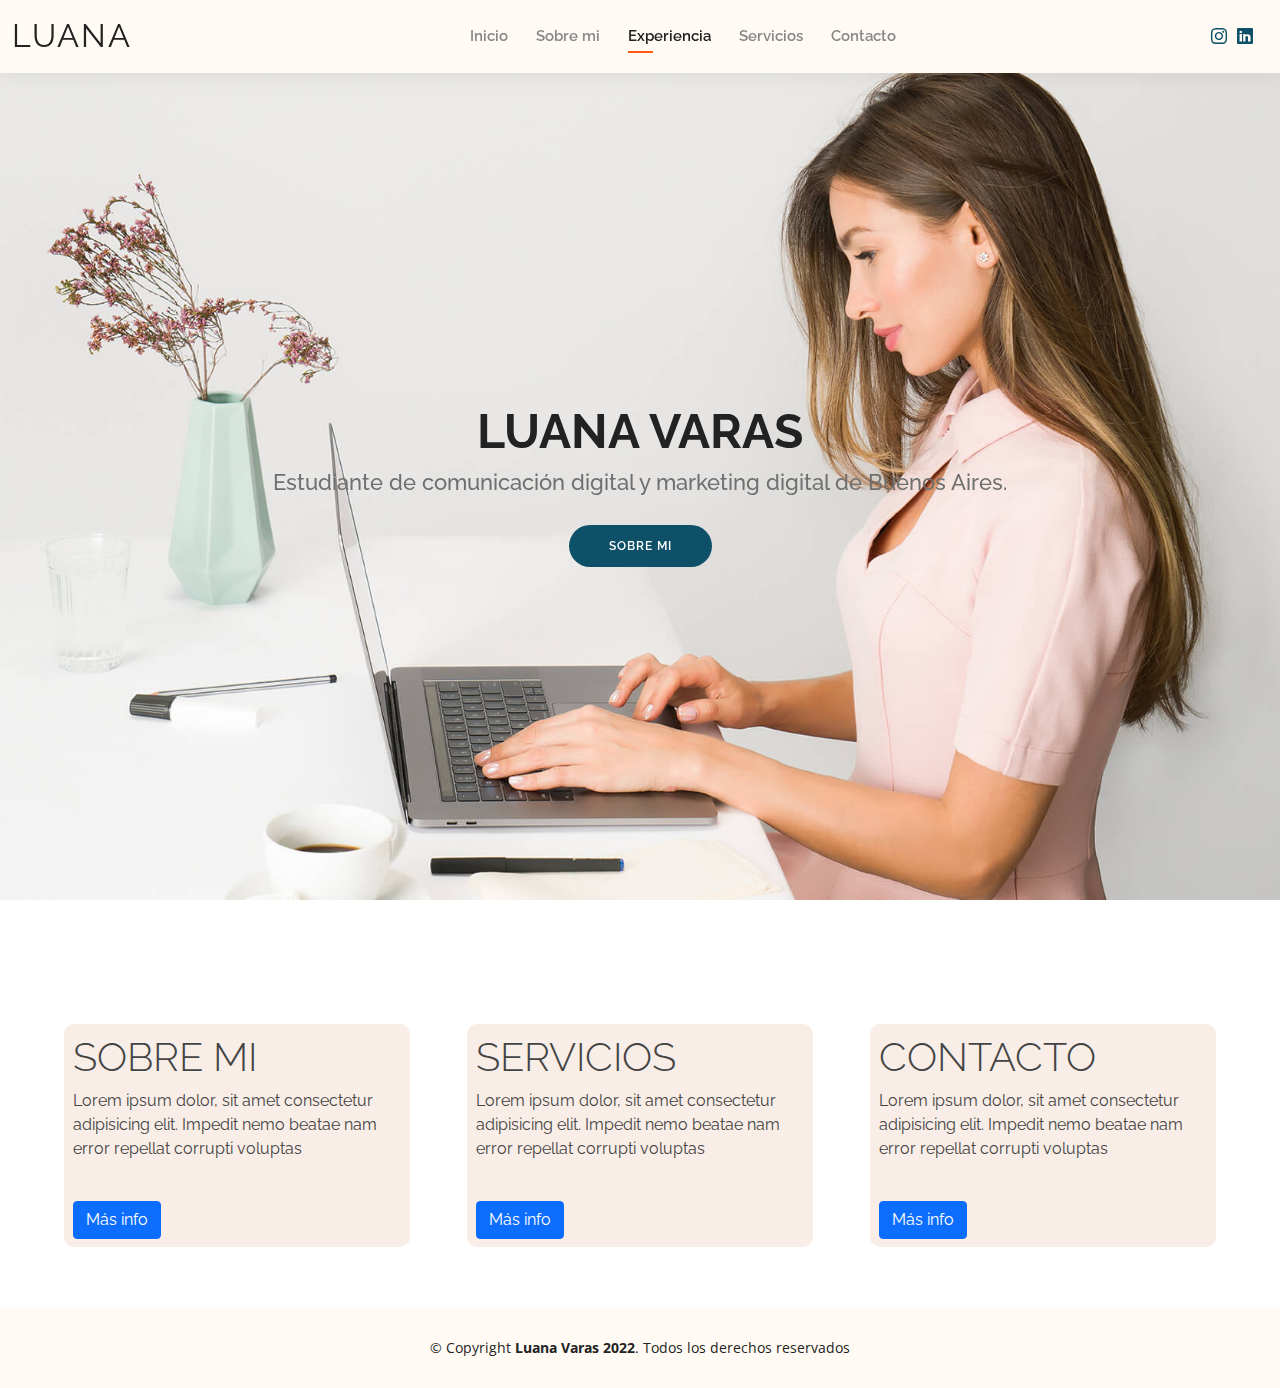
<file: index.html>
<!DOCTYPE html>
<html lang="en">

<head>
  <meta charset="utf-8">
  <meta content="width=device-width, initial-scale=1.0" name="viewport">

  <title>Luana Varas</title>
  <meta content="" name="description">
  <meta content="" name="keywords">

  <!-- Favicons -->
  <link href="assets/img/favicon.png" rel="icon">
  <link href="assets/img/apple-touch-icon.png" rel="apple-touch-icon">

  <!-- Google Fonts -->
  <link href="https://fonts.googleapis.com/css?family=Open+Sans:300,300i,400,400i,600,600i,700,700i|Raleway:300,300i,400,400i,500,500i,600,600i,700,700i|Poppins:300,300i,400,400i,500,500i,600,600i,700,700i" rel="stylesheet">

  <!-- Vendor CSS Files -->
  <link href="assets/vendor/aos/aos.css" rel="stylesheet">
  <link href="assets/vendor/bootstrap/css/bootstrap.min.css" rel="stylesheet">
  <link href="assets/vendor/bootstrap-icons/bootstrap-icons.css" rel="stylesheet">
  <link href="assets/vendor/boxicons/css/boxicons.min.css" rel="stylesheet">
  <link href="assets/vendor/glightbox/css/glightbox.min.css" rel="stylesheet">
  <link href="assets/vendor/swiper/swiper-bundle.min.css" rel="stylesheet">

  <!-- Template Main CSS File -->
  <link href="assets/css/style.css" rel="stylesheet">

  <!-- =======================================================
  * Template Name: Kelly - v4.7.0
  * Template URL: https://bootstrapmade.com/kelly-free-bootstrap-cv-resume-html-template/
  * Author: BootstrapMade.com
  * License: https://bootstrapmade.com/license/
  ======================================================== -->
</head>

<body>

  <!-- ======= Header ======= -->
  <header id="header" class="fixed-top">
    <div class="container-fluid d-flex justify-content-between align-items-center">

      <h1 class="logo me-auto me-lg-0"><a href="index.html">Luana</a></h1>

      <nav id="navbar" class="navbar order-last order-lg-0">
        <ul>
          <li><a href="index.html">Inicio</a></li>
          <li><a href="about.html">Sobre mi</a></li>
          <li><a class="active" href="resume.html">Experiencia</a></li>
          <li><a href="services.html">Servicios</a></li>
          <li><a href="contact.html">Contacto</a></li>
        </ul>
        <i class="bi bi-list mobile-nav-toggle"></i>
      </nav><!-- .navbar -->

      <div class="header-social-links">

        <a href="#" class="instagram"><i class="bi bi-instagram"></i></a>
        <a href="https://www.linkedin.com/in/luanavaras-comunicaci%C3%B3n-digital/" class="linkedin"><i class="bi bi-linkedin"></i></i></a>
      </div>

    </div>

  </header><!-- Fin Header -->

  <!-- ======= Hero Section ======= -->
  <section id="hero" class="d-flex align-items-center">
    <div class="container d-flex flex-column align-items-center" data-aos="zoom-in" data-aos-delay="100">
      <h1>LUANA VARAS</h1>
      <h2>Estudiante de comunicación digital y marketing digital de Buenos Aires.</h2>
      <a href="about.html" class="btn-about">SOBRE MI</a>
    </div>
  </section><!-- Fin Hero -->

  <section><!-- Solapas de contenido-->
    <div class="aboutme">
        <div class="sobremi">
            <h2 class="display-6">
                SOBRE MI
            </h2>
            <p>
                Lorem ipsum dolor, sit amet consectetur adipisicing elit. Impedit nemo beatae nam error repellat corrupti voluptas
            </P>
            <br>
            <div class="col-12">
              <a href="./about.html" > 
                <button type="submit" class="btn btn-primary"> 
                  Más info </button>
              </a>
            </div>
        </div>
        <div class="servicios">
            <h2 class="display-6">
                SERVICIOS
            </h2>
            <p>
                Lorem ipsum dolor, sit amet consectetur adipisicing elit. Impedit nemo beatae nam error repellat corrupti voluptas
            </P>
            <br>
            <div class="col-12">
              <a href="./services.html" > 
                <button type="submit" class="btn btn-primary"> 
                  Más info </button>
              </a>
            </div>
        </div>
        <div class="contactos">
            <h2 class="display-6">
                CONTACTO
            </h2>
            <p>
                Lorem ipsum dolor, sit amet consectetur adipisicing elit. Impedit nemo beatae nam error repellat corrupti voluptas
            </P>
            <br>
            <div class="col-12">
              <a href="./contact.html" > 
                <button type="submit" class="btn btn-primary"> 
                  Más info </button>
              </a>
            </div>
        </div>
    </div>
</section><!-- Fin Solapas de contenido-->

  <!-- ======= Footer ======= -->
  <footer id="footer">
    <div class="container">
      <div class="copyright">
        &copy; Copyright <strong><span>Luana Varas 2022</span></strong>. Todos los derechos reservados
      </div>
    </div>
  </footer><!-- Fin  Footer -->

  <div id="preloader"></div>
  <a href="#" class="back-to-top d-flex align-items-center justify-content-center"><i class="bi bi-arrow-up-short"></i></a>

  <!-- Vendor JS Files -->
  <script src="assets/vendor/purecounter/purecounter.js"></script>
  <script src="assets/vendor/aos/aos.js"></script>
  <script src="assets/vendor/bootstrap/js/bootstrap.bundle.min.js"></script>
  <script src="assets/vendor/glightbox/js/glightbox.min.js"></script>
  <script src="assets/vendor/isotope-layout/isotope.pkgd.min.js"></script>
  <script src="assets/vendor/swiper/swiper-bundle.min.js"></script>
  <script src="assets/vendor/waypoints/noframework.waypoints.js"></script>
  <script src="assets/vendor/php-email-form/validate.js"></script>

  <!-- Template Main JS File -->
  <script src="assets/js/main.js"></script>

</body>

</html>
</file>
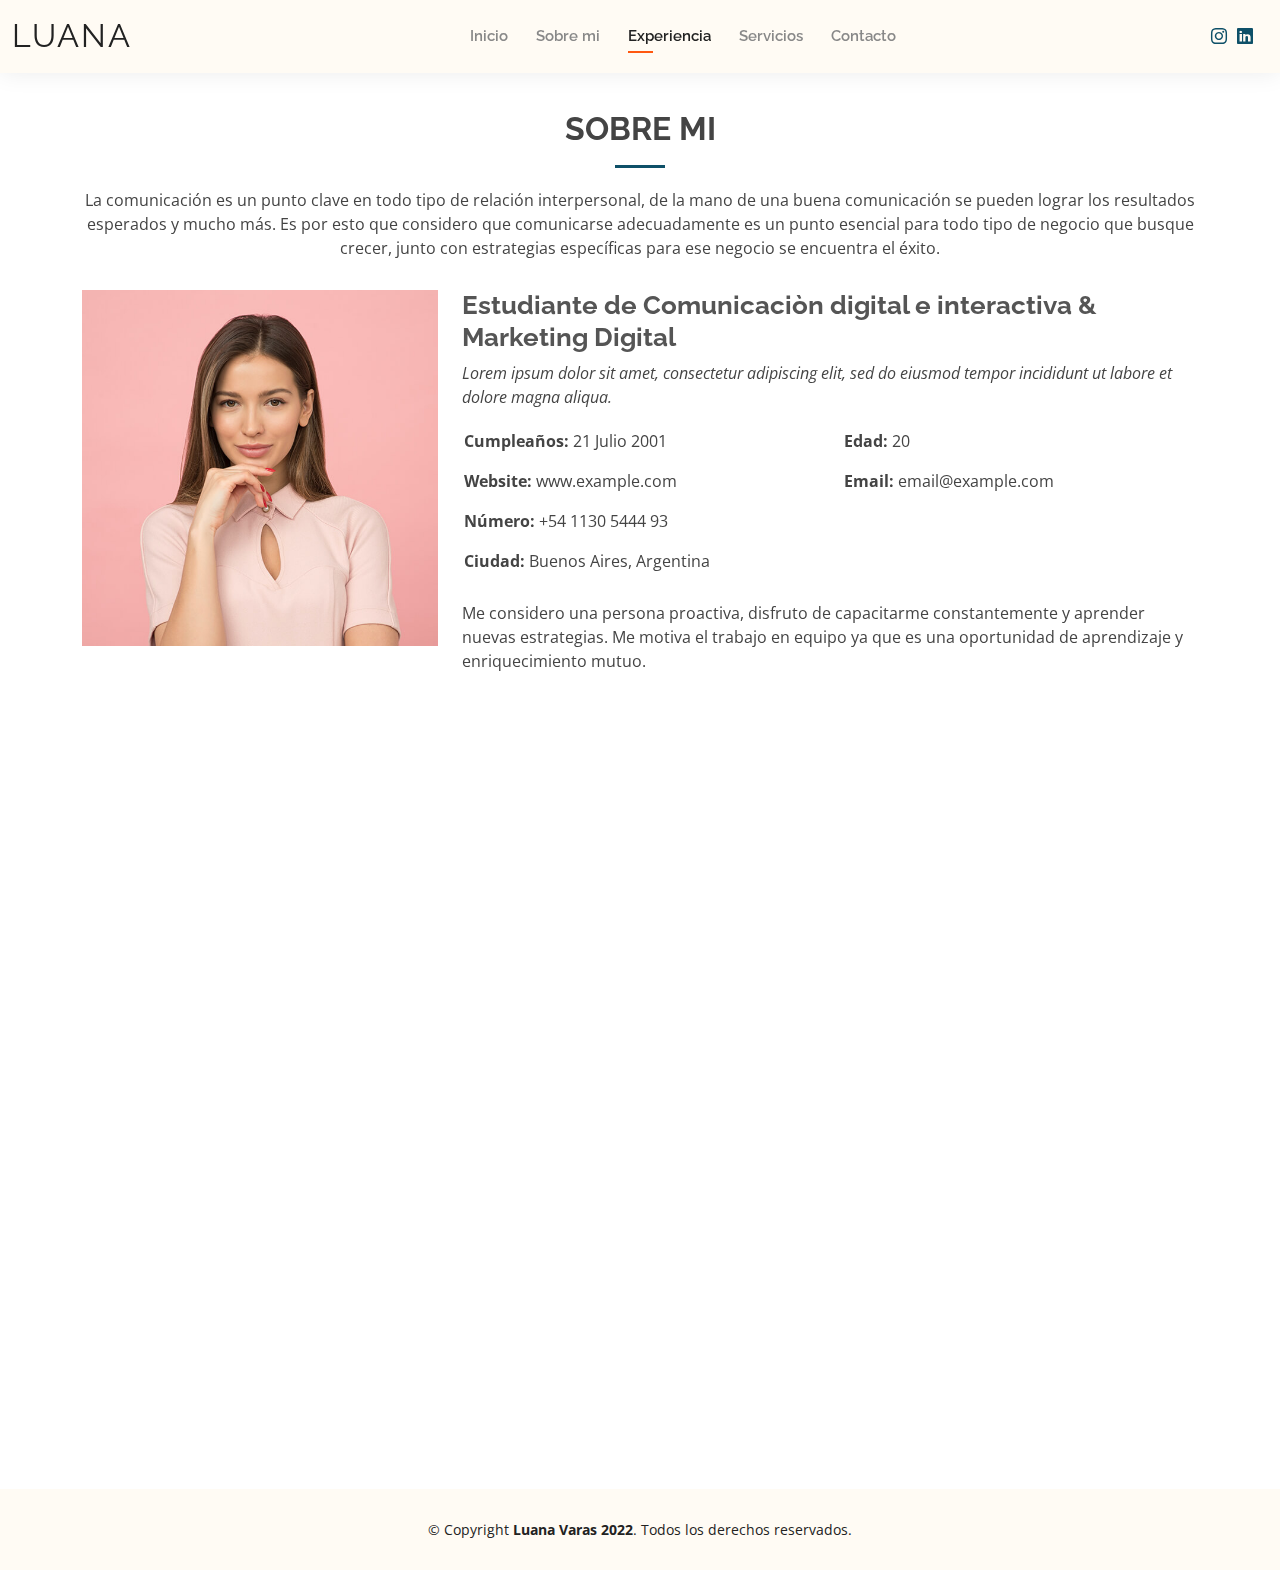
<file: about.html>
<!DOCTYPE html>
<html lang="en">

<head>
  <meta charset="utf-8">
  <meta content="width=device-width, initial-scale=1.0" name="viewport">

  <title>Luana Varas</title>
  <meta content="" name="description">
  <meta content="" name="keywords">

  <!-- Favicons -->
  <link href="assets/img/favicon.png" rel="icon">
  <link href="assets/img/apple-touch-icon.png" rel="apple-touch-icon">

  <!-- Google Fonts -->
  <link href="https://fonts.googleapis.com/css?family=Open+Sans:300,300i,400,400i,600,600i,700,700i|Raleway:300,300i,400,400i,500,500i,600,600i,700,700i|Poppins:300,300i,400,400i,500,500i,600,600i,700,700i" rel="stylesheet">

  <!-- Vendor CSS Files -->
  <link href="assets/vendor/aos/aos.css" rel="stylesheet">
  <link href="assets/vendor/bootstrap/css/bootstrap.min.css" rel="stylesheet">
  <link href="assets/vendor/bootstrap-icons/bootstrap-icons.css" rel="stylesheet">
  <link href="assets/vendor/boxicons/css/boxicons.min.css" rel="stylesheet">
  <link href="assets/vendor/glightbox/css/glightbox.min.css" rel="stylesheet">
  <link href="assets/vendor/swiper/swiper-bundle.min.css" rel="stylesheet">

  <!-- Template Main CSS File -->
  <link href="assets/css/style.css" rel="stylesheet">


</head>

<body>

  <!-- ======= Header ======= -->
  <header id="header" class="fixed-top">
    <div class="container-fluid d-flex justify-content-between align-items-center">

      <h1 class="logo me-auto me-lg-0"><a href="index.html">Luana</a></h1>
      <!-- Uncomment below if you prefer to use an image logo -->
      <!-- <a href="index.html" class="logo"><img src="assets/img/logo.png" alt="" class="img-fluid"></a>-->

      <nav id="navbar" class="navbar order-last order-lg-0">
        <ul>
          <li><a href="index.html">Inicio</a></li>
          <li><a href="about.html">Sobre mi</a></li>
          <li><a class="active" href="resume.html">Experiencia</a></li>
          <li><a href="services.html">Servicios</a></li>
          <li><a href="contact.html">Contacto</a></li>
        </ul>
        <i class="bi bi-list mobile-nav-toggle"></i>
      </nav><!-- .navbar -->

      <div class="header-social-links">
        <a href="#" class="instagram"><i class="bi bi-instagram"></i></a>
        <a href="https://www.linkedin.com/in/luanavaras-comunicaci%C3%B3n-digital/" class="linkedin"><i class="bi bi-linkedin"></i></i></a>
      </div>

    </div>

  </header><!-- End Header -->

  <main id="main">

    <!-- ======= About Section ======= -->
    <section id="about" class="about">
      <div class="container" data-aos="fade-up">

        <div class="section-title">
          <h2>Sobre mi</h2>
          <p>La comunicación es un punto clave en todo tipo de relación interpersonal, de la mano de una buena comunicación se pueden lograr los resultados esperados y mucho más. 
            Es por esto que considero que comunicarse adecuadamente es un punto esencial para todo tipo de negocio que busque crecer, junto con estrategias específicas para ese negocio se encuentra el éxito.
            </p>
        </div>

        <div class="row">
          <div class="col-lg-4">
            <img src="assets/img/about.jpg" class="img-fluid" alt="">
          </div>
          <div class="col-lg-8 pt-4 pt-lg-0 content">
            <h3> Estudiante de Comunicaciòn digital e interactiva &amp; Marketing Digital </h3>
            <p class="fst-italic">
              Lorem ipsum dolor sit amet, consectetur adipiscing elit, sed do eiusmod tempor incididunt ut labore et dolore
              magna aliqua.
            </p>
            <div class="row">
              <div class="col-lg-6">
                <ul>
                  <li><i class="bi bi-rounded-right"></i> <strong>Cumpleaños:</strong> 21 Julio 2001</li>
                  <li><i class="bi bi-rounded-right"></i> <strong>Website:</strong> www.example.com</li>
                  <li><i class="bi bi-rounded-right"></i> <strong>Número:</strong> +54 1130 5444 93</li>
                  <li><i class="bi bi-rounded-right"></i> <strong>Ciudad:</strong> Buenos Aires, Argentina</li>
                </ul>
              </div>
              <div class="col-lg-6">
                <ul>
                  <li><i class="bi bi-rounded-right"></i> <strong>Edad:</strong> 20</li>
                  <li><i class="bi bi-rounded-right"></i> <strong>Email:</strong> email@example.com</li>
                </ul>
              </div>
            </div>
            <p>
              Me considero una persona proactiva, disfruto de capacitarme constantemente y aprender nuevas estrategias. Me motiva el trabajo en equipo ya que es una oportunidad de aprendizaje y enriquecimiento mutuo. 
            </p>
          </div>
        </div>

      </div>
    </section><!-- End About Section -->

    <!-- ======= Skills Section ======= -->
    <section id="skills" class="skills">
      <div class="container" data-aos="fade-up">

        <div class="section-title">
          <h2>HABILIDADES</h2>
          <p>Magnam dolores commodi suscipit. Necessitatibus eius consequatur ex aliquid fuga eum quidem. Sit sint consectetur velit. Quisquam quos quisquam cupiditate. Et nemo qui impedit suscipit alias ea. Quia fugiat sit in iste officiis commodi quidem hic quas.</p>
        </div>

        <div class="row skills-content">

          <div class="col-lg-6">

            <div class="progress">
              <span class="skill">HTML <i class="val">90%</i></span>
              <div class="progress-bar-wrap">
                <div class="progress-bar" role="progressbar" aria-valuenow="100" aria-valuemin="0" aria-valuemax="100"></div>
              </div>
            </div>

            <div class="progress">
              <span class="skill">CSS <i class="val">90%</i></span>
              <div class="progress-bar-wrap">
                <div class="progress-bar" role="progressbar" aria-valuenow="90" aria-valuemin="0" aria-valuemax="100"></div>
              </div>
            </div>

            <div class="progress">
              <span class="skill"> Ms.Office 365 <i class="val">80%</i></span>
              <div class="progress-bar-wrap">
                <div class="progress-bar" role="progressbar" aria-valuenow="80" aria-valuemin="0" aria-valuemax="100"></div>
              </div>
            </div>

            <div class="progress">
              <span class="skill">Illustrator <i class="val">75%</i></span>
              <div class="progress-bar-wrap">
                <div class="progress-bar" role="progressbar" aria-valuenow="75" aria-valuemin="0" aria-valuemax="100"></div>
              </div>
            </div>

          </div>

          <div class="col-lg-6">

            <div class="progress">
              <span class="skill">WordPress/CMS <i class="val">60%</i></span>
              <div class="progress-bar-wrap">
                <div class="progress-bar" role="progressbar" aria-valuenow="90" aria-valuemin="0" aria-valuemax="100"></div>
              </div>
            </div>

            <div class="progress">
              <span class="skill">Photoshop <i class="val">55%</i></span>
              <div class="progress-bar-wrap">
                <div class="progress-bar" role="progressbar" aria-valuenow="55" aria-valuemin="0" aria-valuemax="100"></div>
              </div>
            </div>

            <div class="progress">
              <span class="skill">Premiere Pro <i class="val">60%</i></span>
              <div class="progress-bar-wrap">
                <div class="progress-bar" role="progressbar" aria-valuenow="90" aria-valuemin="0" aria-valuemax="100"></div>
              </div>
            </div>

            <div class="progress">
              <span class="skill"> Redes sociales <i class="val">90%</i></span>
              <div class="progress-bar-wrap">
                <div class="progress-bar" role="progressbar" aria-valuenow="90" aria-valuemin="0" aria-valuemax="100"></div>
              </div>
            </div>

            <div class="progress">
              <span class="skill"> Google ADS <i class="val">60%</i></span>
              <div class="progress-bar-wrap">
                <div class="progress-bar" role="progressbar" aria-valuenow="60" aria-valuemin="0" aria-valuemax="100"></div>
              </div>
            </div>

            <div class="progress">
              <span class="skill">Facebook Ads<i class="val">70%</i></span>
              <div class="progress-bar-wrap">
                <div class="progress-bar" role="progressbar" aria-valuenow="70" aria-valuemin="0" aria-valuemax="100"></div>
              </div>
            </div>

            <div class="progress">
              <span class="skill">Empatía <i class="val">100%</i></span>
              <div class="progress-bar-wrap">
                <div class="progress-bar" role="progressbar" aria-valuenow="100" aria-valuemin="0" aria-valuemax="100"></div>
              </div>
            </div>

            <div class="progress">
              <span class="skill">Pro actividad<i class="val">80%</i></span>
              <div class="progress-bar-wrap">
                <div class="progress-bar" role="progressbar" aria-valuenow="80" aria-valuemin="0" aria-valuemax="100"></div>
              </div>
            </div>

          </div>

        </div>

      </div>
    </section><!-- End Skills Section -->


  </main><!-- End #main -->

  <!-- ======= Footer ======= -->
  <footer id="footer">
    <div class="container">
      <div class="copyright">
        &copy; Copyright <strong><span>Luana Varas 2022</span></strong>. Todos los derechos reservados.
      </div>

      </div>
    </div>
  </footer><!-- End  Footer -->

  <div id="preloader"></div>
  <a href="#" class="back-to-top d-flex align-items-center justify-content-center"><i class="bi bi-arrow-up-short"></i></a>

  <!-- Vendor JS Files -->
  <script src="assets/vendor/purecounter/purecounter.js"></script>
  <script src="assets/vendor/aos/aos.js"></script>
  <script src="assets/vendor/bootstrap/js/bootstrap.bundle.min.js"></script>
  <script src="assets/vendor/glightbox/js/glightbox.min.js"></script>
  <script src="assets/vendor/isotope-layout/isotope.pkgd.min.js"></script>
  <script src="assets/vendor/swiper/swiper-bundle.min.js"></script>
  <script src="assets/vendor/waypoints/noframework.waypoints.js"></script>
  <script src="assets/vendor/php-email-form/validate.js"></script>

  <!-- Template Main JS File -->
  <script src="assets/js/main.js"></script>

</body>

</html>
</file>
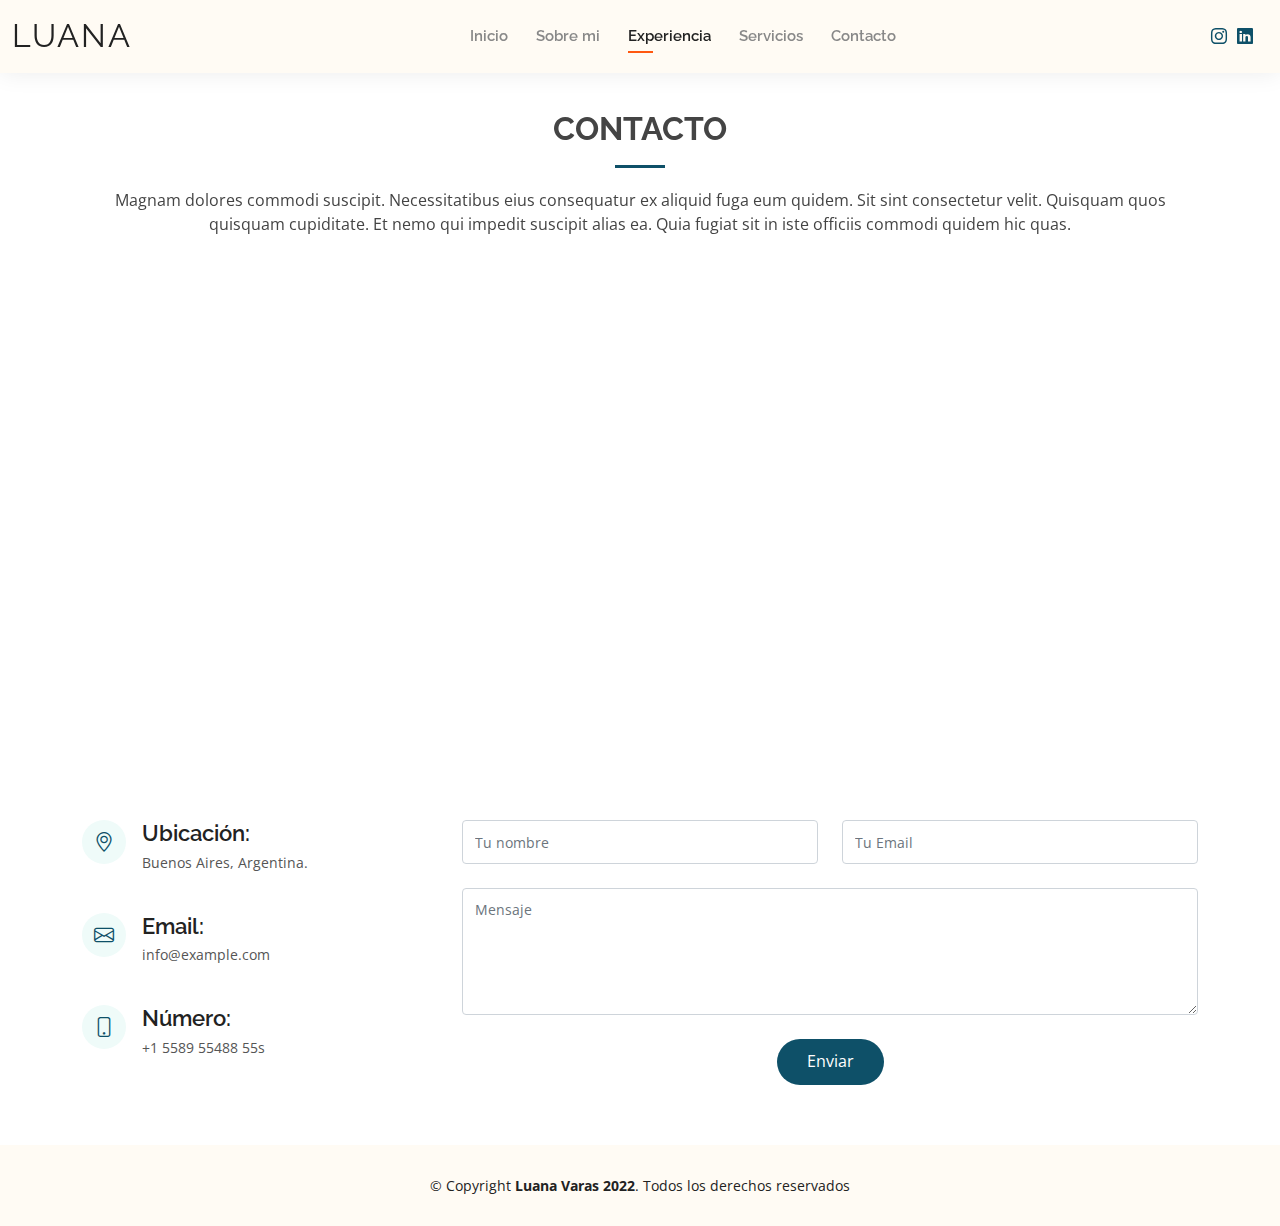
<file: contact.html>
<!DOCTYPE html>
<html lang="es">

<head>
  <meta charset="utf-8">
  <meta content="width=device-width, initial-scale=1.0" name="viewport">

  <title>Contacto-Luana Varas</title>
  <meta content="" name="description">
  <meta content="" name="keywords">

  <!-- Favicons -->
  <link href="assets/img/favicon.png" rel="icon">
  <link href="assets/img/apple-touch-icon.png" rel="apple-touch-icon">

  <!-- Google Fonts -->
  <link href="https://fonts.googleapis.com/css?family=Open+Sans:300,300i,400,400i,600,600i,700,700i|Raleway:300,300i,400,400i,500,500i,600,600i,700,700i|Poppins:300,300i,400,400i,500,500i,600,600i,700,700i" rel="stylesheet">

  <!-- Vendor CSS Files -->
  <link href="assets/vendor/aos/aos.css" rel="stylesheet">
  <link href="assets/vendor/bootstrap/css/bootstrap.min.css" rel="stylesheet">
  <link href="assets/vendor/bootstrap-icons/bootstrap-icons.css" rel="stylesheet">
  <link href="assets/vendor/boxicons/css/boxicons.min.css" rel="stylesheet">
  <link href="assets/vendor/glightbox/css/glightbox.min.css" rel="stylesheet">
  <link href="assets/vendor/swiper/swiper-bundle.min.css" rel="stylesheet">

  <!-- Template Main CSS File -->
  <link href="assets/css/style.css" rel="stylesheet">

</head>

<body>

  <!-- ======= Header ======= -->
  <header id="header" class="fixed-top">
    <div class="container-fluid d-flex justify-content-between align-items-center">

      <h1 class="logo me-auto me-lg-0"><a href="index.html">Luana</a></h1>
      <!-- Uncomment below if you prefer to use an image logo -->
      <!-- <a href="index.html" class="logo"><img src="assets/img/logo.png" alt="" class="img-fluid"></a>-->

      <nav id="navbar" class="navbar order-last order-lg-0">
        <ul>
          <li><a href="index.html">Inicio</a></li>
          <li><a href="about.html">Sobre mi</a></li>
          <li><a class="active" href="resume.html">Experiencia</a></li>
          <li><a href="services.html">Servicios</a></li>
          <li><a href="contact.html">Contacto</a></li>
        </ul>
        <i class="bi bi-list mobile-nav-toggle"></i>
      </nav><!-- .navbar -->

      <div class="header-social-links">
        <a href="#" class="instagram"><i class="bi bi-instagram"></i></a>
        <a href="https://www.linkedin.com/in/luanavaras-comunicaci%C3%B3n-digital/" class="linkedin"><i class="bi bi-linkedin"></i></i></a>
      </div>

    </div>

  </header><!-- End Header -->

  <main id="main">

    <!-- ======= Contact Section ======= -->
    <section id="contact" class="contact">
      <div class="container" data-aos="fade-up">

        <div class="section-title">
          <h2>Contacto</h2>
          <p>Magnam dolores commodi suscipit. Necessitatibus eius consequatur ex aliquid fuga eum quidem. Sit sint consectetur velit. Quisquam quos quisquam cupiditate. Et nemo qui impedit suscipit alias ea. Quia fugiat sit in iste officiis commodi quidem hic quas.</p>
        </div>

        <div>
          <iframe style="border:0; width: 100%; height: 500px;" src="https://www.google.com/maps/embed?pb=!1m18!1m12!1m3!1d210146.68168877432!2d-58.573383207134555!3d-34.615743688997895!2m3!1f0!2f0!3f0!3m2!1i1024!2i768!4f13.1!3m3!1m2!1s0x95bcca3b4ef90cbd%3A0xa0b3812e88e88e87!2sBuenos%20Aires%2C%20CABA!5e0!3m2!1ses-419!2sar!4v1646605313934!5m2!1ses-419!2sar" frameborder="0" allowfullscreen></iframe>
        </div>

        <div class="row mt-5">

          <div class="col-lg-4">
            <div class="info">
              <div class="address">
                <i class="bi bi-geo-alt"></i>
                <h4>Ubicación:</h4>
                <p>Buenos Aires, Argentina.</p>
              </div>

              <div class="email">
                <i class="bi bi-envelope"></i>
                <h4>Email:</h4>
                <p>info@example.com</p>
              </div>

              <div class="phone">
                <i class="bi bi-phone"></i>
                <h4>Número:</h4>
                <p>+1 5589 55488 55s</p>
              </div>

            </div>

          </div>

          <div class="col-lg-8 mt-5 mt-lg-0">

            <form action="forms/contact.php" method="post" role="form" class="php-email-form">
              <div class="row">
                <div class="col-md-6 form-group">
                  <input type="text" name="name" class="form-control" id="name" placeholder="Tu nombre" required>
                </div>
                <div class="col-md-6 form-group mt-3 mt-md-0">
                  <input type="email" class="form-control" name="email" id="email" placeholder="Tu Email" required>
                </div>
              </div>
              <div class="form-group mt-3">
                <textarea class="form-control" name="message" rows="5" placeholder="Mensaje" required></textarea>
              </div>
              <div class="my-3">
                <div class="loading">Loading</div>
                <div class="error-message"></div>
                <div class="sent-message">Tu mensaje será enviado. Gracias!</div>
              </div>
              <div class="text-center"><button type="submit">Enviar</button></div>
            </form>

          </div>

        </div>

      </div>
    </section><!-- End Contact Section -->

  </main><!-- End #main -->

  <!-- ======= Footer ======= -->
  <footer id="footer">
    <div class="container">
      <div class="copyright">
        &copy; Copyright <strong><span>Luana Varas 2022</span></strong>. Todos los derechos reservados
      </div>

    </div>
  </footer><!-- End  Footer -->

  <div id="preloader"></div>
  <a href="#" class="back-to-top d-flex align-items-center justify-content-center"><i class="bi bi-arrow-up-short"></i></a>

  <!-- Vendor JS Files -->
  <script src="assets/vendor/purecounter/purecounter.js"></script>
  <script src="assets/vendor/aos/aos.js"></script>
  <script src="assets/vendor/bootstrap/js/bootstrap.bundle.min.js"></script>
  <script src="assets/vendor/glightbox/js/glightbox.min.js"></script>
  <script src="assets/vendor/isotope-layout/isotope.pkgd.min.js"></script>
  <script src="assets/vendor/swiper/swiper-bundle.min.js"></script>
  <script src="assets/vendor/waypoints/noframework.waypoints.js"></script>
  <script src="assets/vendor/php-email-form/validate.js"></script>

  <!-- Template Main JS File -->
  <script src="assets/js/main.js"></script>

</body>

</html>
</file>
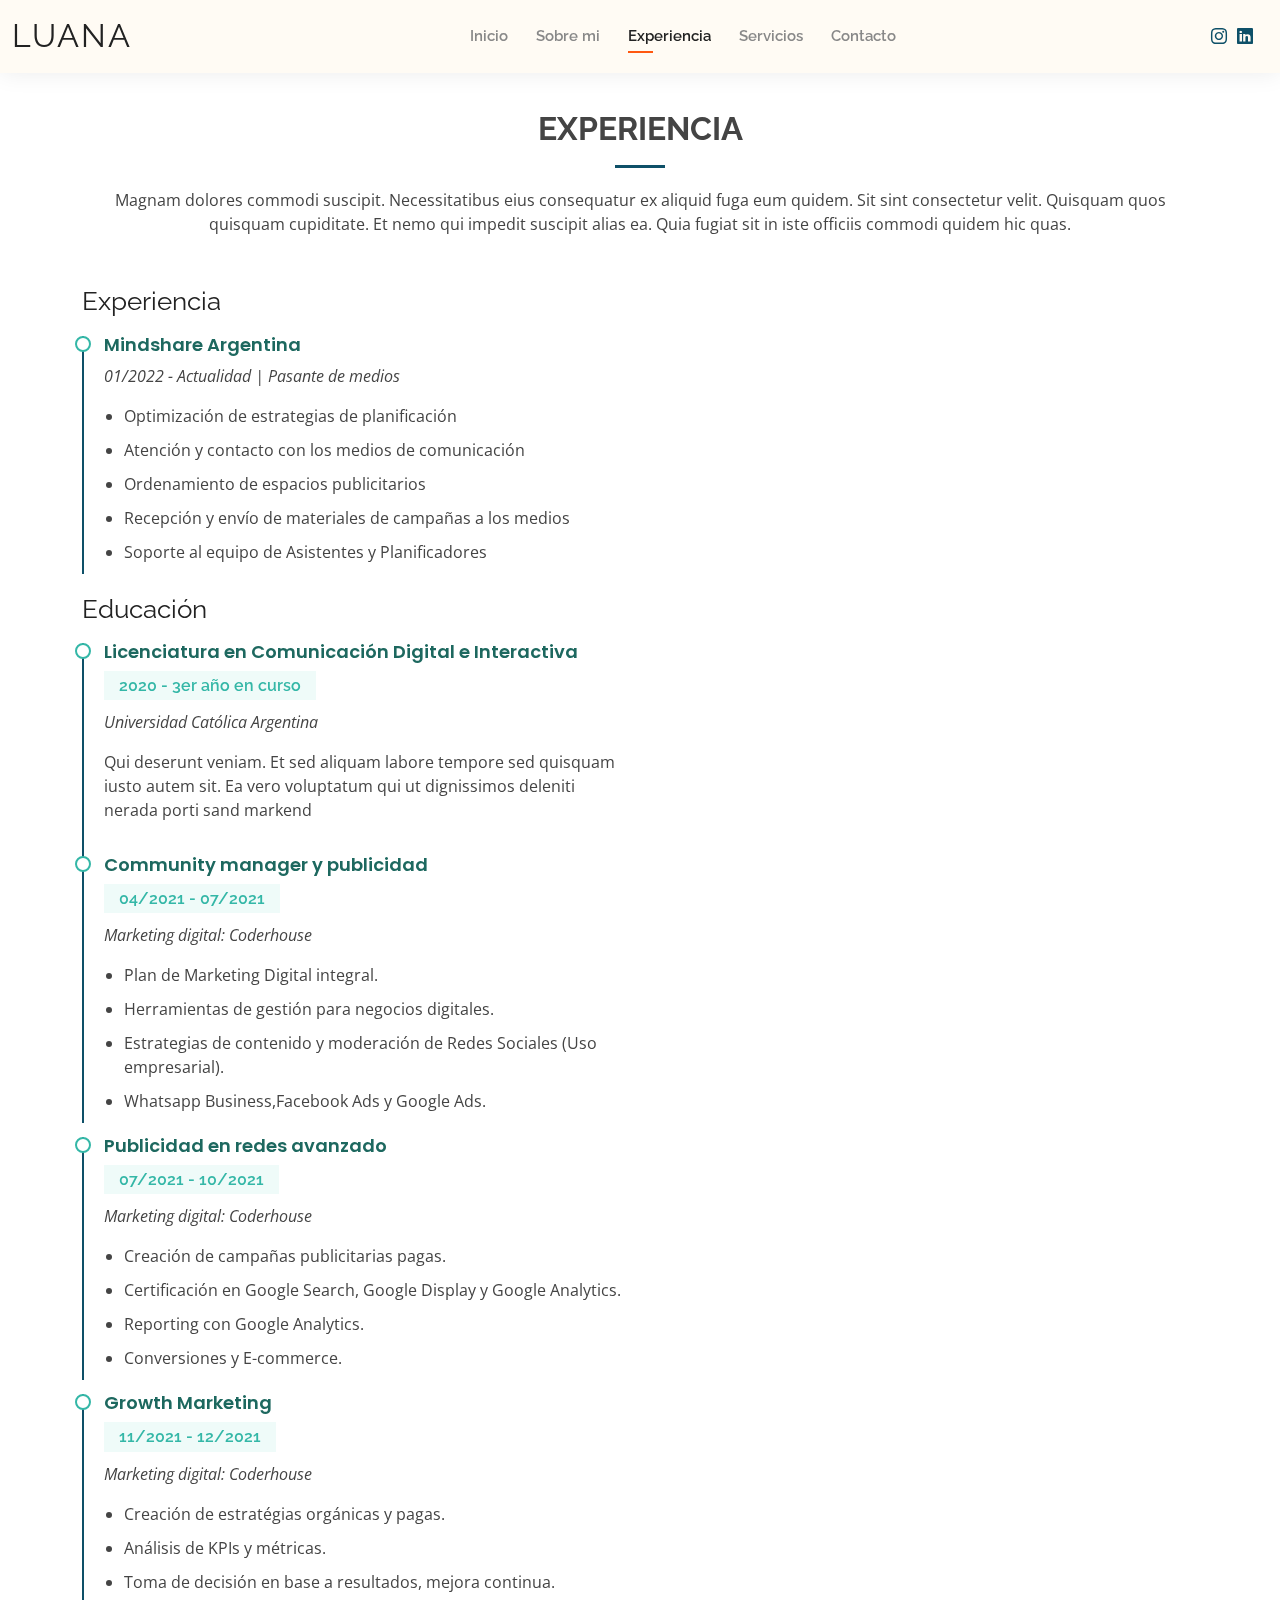
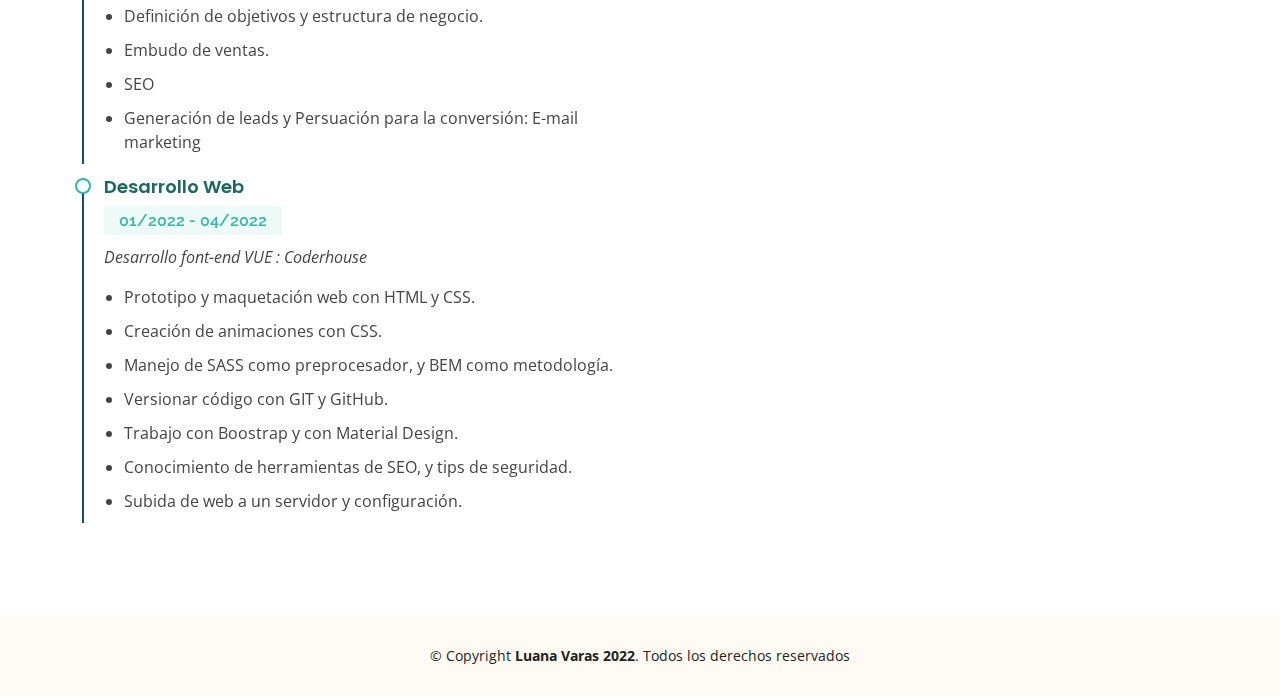
<file: resume.html>
<!DOCTYPE html>
<html lang="en">

<head>
  <meta charset="utf-8">
  <meta content="width=device-width, initial-scale=1.0" name="viewport">

  <title>Experiencia- Luana Varas</title>
  <meta content="" name="description">
  <meta content="" name="keywords">

  <!-- Favicons -->
  <link href="assets/img/favicon.png" rel="icon">
  <link href="assets/img/apple-touch-icon.png" rel="apple-touch-icon">

  <!-- Google Fonts -->
  <link href="https://fonts.googleapis.com/css?family=Open+Sans:300,300i,400,400i,600,600i,700,700i|Raleway:300,300i,400,400i,500,500i,600,600i,700,700i|Poppins:300,300i,400,400i,500,500i,600,600i,700,700i" rel="stylesheet">

  <!-- Vendor CSS Files -->
  <link href="assets/vendor/aos/aos.css" rel="stylesheet">
  <link href="assets/vendor/bootstrap/css/bootstrap.min.css" rel="stylesheet">
  <link href="assets/vendor/bootstrap-icons/bootstrap-icons.css" rel="stylesheet">
  <link href="assets/vendor/boxicons/css/boxicons.min.css" rel="stylesheet">
  <link href="assets/vendor/glightbox/css/glightbox.min.css" rel="stylesheet">
  <link href="assets/vendor/swiper/swiper-bundle.min.css" rel="stylesheet">

  <!-- Template Main CSS File -->
  <link href="assets/css/style.css" rel="stylesheet">

</head>

<body>

  <!-- ======= Header ======= -->
  <header id="header" class="fixed-top">
    <div class="container-fluid d-flex justify-content-between align-items-center">

      <h1 class="logo me-auto me-lg-0"><a href="index.html">Luana</a></h1>
      <!-- Uncomment below if you prefer to use an image logo -->
      <!-- <a href="index.html" class="logo"><img src="assets/img/logo.png" alt="" class="img-fluid"></a>-->

      <nav id="navbar" class="navbar order-last order-lg-0">
        <ul>
          <li><a href="index.html">Inicio</a></li>
          <li><a href="about.html">Sobre mi</a></li>
          <li><a class="active" href="resume.html">Experiencia</a></li>
          <li><a href="services.html">Servicios</a></li>
          <li><a href="contact.html">Contacto</a></li>
        </ul>
        <i class="bi bi-list mobile-nav-toggle"></i>
      </nav><!-- .navbar -->

      <div class="header-social-links">
        <a href="#" class="instagram"><i class="bi bi-instagram"></i></a>
        <a href="https://www.linkedin.com/in/luanavaras-comunicaci%C3%B3n-digital/" class="linkedin"><i class="bi bi-linkedin"></i></i></a>
      </div>

    </div>

  </header><!-- End Header -->

  <main id="main">

    <!-- ======= Resume Section ======= -->
    <section id="resume" class="resume">
      <div class="container" data-aos="fade-up">

        <div class="section-title">
          <h2>Experiencia</h2>
          <p>Magnam dolores commodi suscipit. Necessitatibus eius consequatur ex aliquid fuga eum quidem. Sit sint consectetur velit. Quisquam quos quisquam cupiditate. Et nemo qui impedit suscipit alias ea. Quia fugiat sit in iste officiis commodi quidem hic quas.</p>
        </div>

        <div class="row">
          <div class="col-lg-6">
            <h3 class="resume-title">Experiencia</h3>
            <div class="resume-item pb-0">
              <h4>Mindshare Argentina</h4>
              <p><em>01/2022 - Actualidad | Pasante de medios</em></p>
              <p>
              <ul>
                <li>Optimización de estrategias de planificación</li>
                <li>Atención y contacto con los medios de comunicación</li>
                <li>Ordenamiento de espacios publicitarios</li>
                <li>Recepción y envío de materiales de campañas a los medios</li>
                <li>Soporte al equipo de Asistentes y Planificadores</li>
              </ul>
              </p>
            </div>

            <h3 class="resume-title">Educación</h3>
            <div class="resume-item">
              <h4>Licenciatura en  Comunicación Digital e Interactiva</h4>
              <h5>2020 - 3er año en curso </h5>
              <p><em>Universidad Católica Argentina</em></p>
              <p>Qui deserunt veniam. Et sed aliquam labore tempore sed quisquam iusto autem sit. Ea vero voluptatum qui ut dignissimos deleniti nerada porti sand markend</p>
            </div>


            <div class="resume-item pb-0">
              <h4>Community manager y publicidad </h4>
              <h5>04/2021 - 07/2021</h5>
              <p><em>Marketing digital: Coderhouse</em></p>
              <ul>
                <li>Plan de Marketing Digital integral. </li>
                <li>Herramientas de gestión para negocios digitales.</li>
                <li>Estrategias de contenido y moderación de Redes Sociales (Uso empresarial).</li>
                <li>Whatsapp Business,Facebook Ads y Google Ads. </li>
              </ul>
            </div>

              <div class="resume-item pb-0">
                <h4>Publicidad en redes avanzado </h4>
                <h5>07/2021 - 10/2021</h5>
                <p><em>Marketing digital: Coderhouse</em></p>
                <ul>
                  <li> Creación de campañas publicitarias pagas.</li>
                  <li>Certificación en Google Search, Google Display y Google Analytics.</li>
                  <li>Reporting con Google Analytics.  </li>
                  <li>Conversiones y E-commerce. </li>
                </ul>
                </div>


                <div class="resume-item pb-0">
                  <h4>Growth Marketing </h4>
                  <h5>11/2021 - 12/2021</h5>
                  <p><em>Marketing digital: Coderhouse</em></p>
                  <ul>
                    <li>Creación de estratégias orgánicas y pagas.                    </li>
                    <li>Análisis de KPIs y métricas.</li>
                    <li>Toma de decisión en base a resultados, mejora continua.                    </li>
                    <li>Definición de objetivos y estructura de negocio.</li>
                    <li>Embudo de ventas.                    </li>
                    <li>SEO                  </li>
                    <li>Generación de leads y Persuación para la conversión:  E-mail marketing</li>
                  </ul>
                  </div>

                  <div class="resume-item pb-0">
                    <h4>Desarrollo Web</h4>
                    <h5> 01/2022 - 04/2022</h5>
                    <p><em>Desarrollo font-end VUE : Coderhouse</em></p>
                    <ul>
                      <li>Prototipo y maquetación web con HTML y CSS. </li>
                      <li>Creación de animaciones con CSS. </li>
                      <li>Manejo de SASS como preprocesador, y BEM como metodología.</li>
                      <li>Versionar código con GIT y GitHub.</li>
                      <li>Trabajo con Boostrap y con Material Design.</li>
                      <li>Conocimiento de herramientas de SEO, y tips de seguridad.</li>
                      <li>Subida de web a un servidor y configuración.</li>
                    </ul>
                    </div>

              </div>
          </div>
          
              </p>
            </div>
          </div>
        </div>

      </div>
    </section><!-- End Resume Section -->

  </main><!-- End #main -->

  <!-- ======= Footer ======= -->
  <footer id="footer">
    <div class="container">
      <div class="copyright">
        &copy; Copyright <strong><span>Luana Varas 2022</span></strong>. Todos los derechos reservados
      </div>

    </div>
  </footer><!-- End  Footer -->

  <div id="preloader"></div>
  <a href="#" class="back-to-top d-flex align-items-center justify-content-center"><i class="bi bi-arrow-up-short"></i></a>

  <!-- Vendor JS Files -->
  <script src="assets/vendor/purecounter/purecounter.js"></script>
  <script src="assets/vendor/aos/aos.js"></script>
  <script src="assets/vendor/bootstrap/js/bootstrap.bundle.min.js"></script>
  <script src="assets/vendor/glightbox/js/glightbox.min.js"></script>
  <script src="assets/vendor/isotope-layout/isotope.pkgd.min.js"></script>
  <script src="assets/vendor/swiper/swiper-bundle.min.js"></script>
  <script src="assets/vendor/waypoints/noframework.waypoints.js"></script>
  <script src="assets/vendor/php-email-form/validate.js"></script>

  <!-- Template Main JS File -->
  <script src="assets/js/main.js"></script>

</body>

</html>
</file>
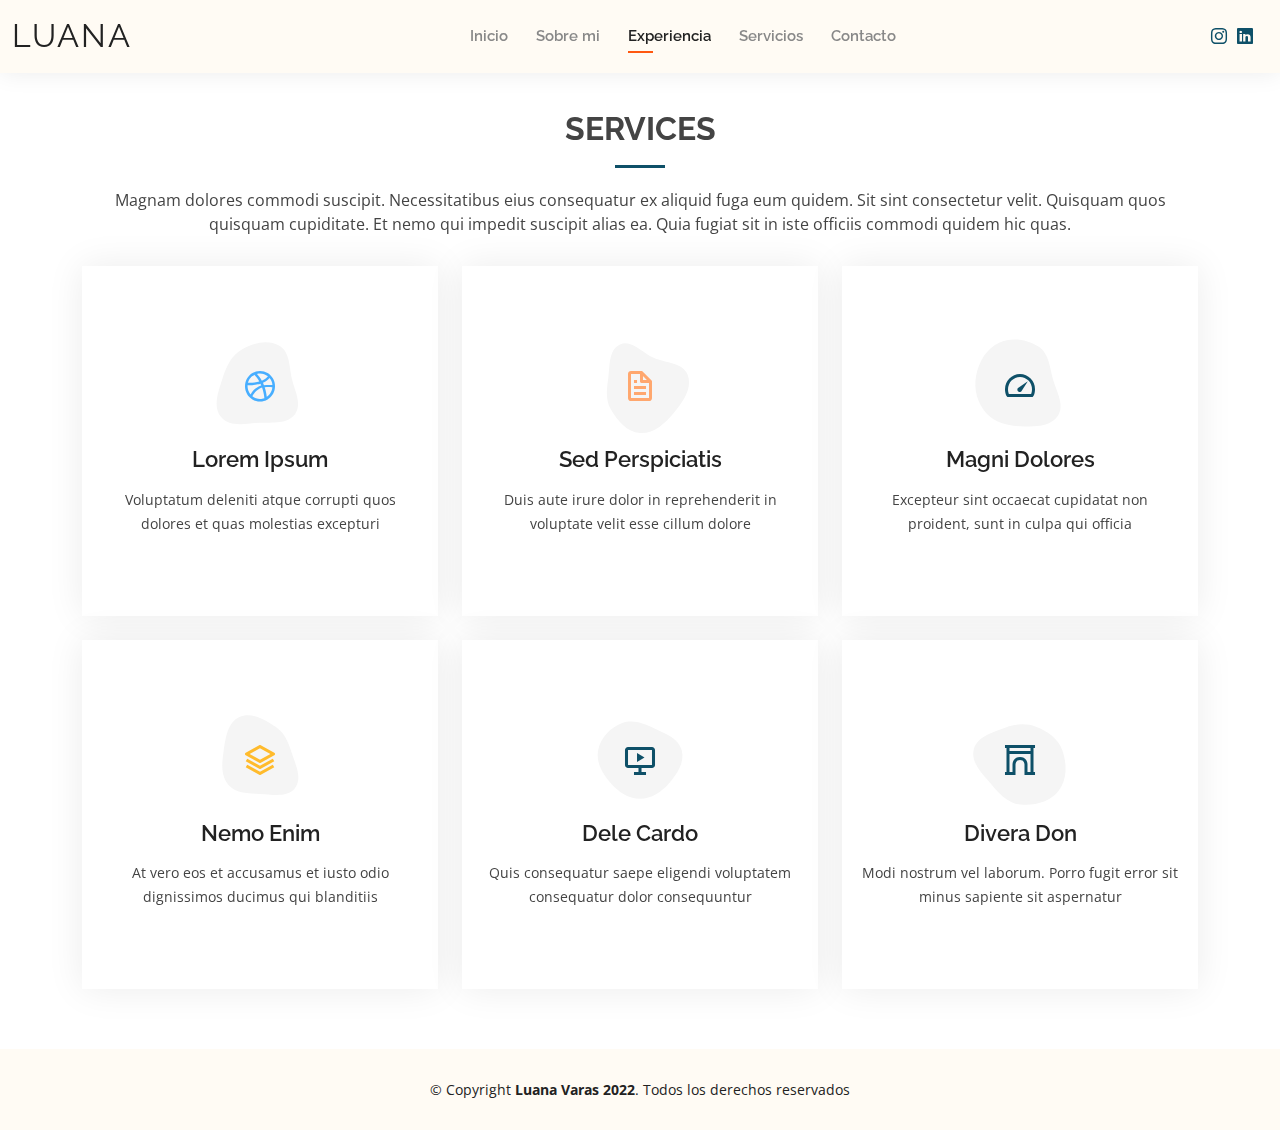
<file: services.html>
<!DOCTYPE html>
<html lang="en">

<head>
  <meta charset="utf-8">
  <meta content="width=device-width, initial-scale=1.0" name="viewport">

  <title>Servicios- Luana Varas</title>
  <meta content="" name="description">
  <meta content="" name="keywords">

  <!-- Favicons -->
  <link href="assets/img/favicon.png" rel="icon">
  <link href="assets/img/apple-touch-icon.png" rel="apple-touch-icon">

  <!-- Google Fonts -->
  <link href="https://fonts.googleapis.com/css?family=Open+Sans:300,300i,400,400i,600,600i,700,700i|Raleway:300,300i,400,400i,500,500i,600,600i,700,700i|Poppins:300,300i,400,400i,500,500i,600,600i,700,700i" rel="stylesheet">

  <!-- Vendor CSS Files -->
  <link href="assets/vendor/aos/aos.css" rel="stylesheet">
  <link href="assets/vendor/bootstrap/css/bootstrap.min.css" rel="stylesheet">
  <link href="assets/vendor/bootstrap-icons/bootstrap-icons.css" rel="stylesheet">
  <link href="assets/vendor/boxicons/css/boxicons.min.css" rel="stylesheet">
  <link href="assets/vendor/glightbox/css/glightbox.min.css" rel="stylesheet">
  <link href="assets/vendor/swiper/swiper-bundle.min.css" rel="stylesheet">

  <!-- Template Main CSS File -->
  <link href="assets/css/style.css" rel="stylesheet">

  <!-- =======================================================
  * Template Name: Kelly - v4.7.0
  * Template URL: https://bootstrapmade.com/kelly-free-bootstrap-cv-resume-html-template/
  * Author: BootstrapMade.com
  * License: https://bootstrapmade.com/license/
  ======================================================== -->
</head>

<body>

  <!-- ======= Header ======= -->
  <header id="header" class="fixed-top">
    <div class="container-fluid d-flex justify-content-between align-items-center">

      <h1 class="logo me-auto me-lg-0"><a href="index.html">Luana</a></h1>
      <!-- Uncomment below if you prefer to use an image logo -->
      <!-- <a href="index.html" class="logo"><img src="assets/img/logo.png" alt="" class="img-fluid"></a>-->

      <nav id="navbar" class="navbar order-last order-lg-0">
        <ul>
          <li><a href="index.html">Inicio</a></li>
          <li><a href="about.html">Sobre mi</a></li>
          <li><a class="active" href="resume.html">Experiencia</a></li>
          <li><a href="services.html">Servicios</a></li>
          <li><a href="contact.html">Contacto</a></li>
        </ul>
        <i class="bi bi-list mobile-nav-toggle"></i>
      </nav><!-- .navbar -->

      <div class="header-social-links">
        <a href="#" class="instagram"><i class="bi bi-instagram"></i></a>
        <a href="https://www.linkedin.com/in/luanavaras-comunicaci%C3%B3n-digital/" class="linkedin"><i class="bi bi-linkedin"></i></i></a>
      </div>

    </div>

  </header><!-- End Header -->

  <main id="main">

    <!-- ======= Services Section ======= -->
    <section id="services" class="services">
      <div class="container" data-aos="fade-up">

        <div class="section-title">
          <h2>Services</h2>
          <p>Magnam dolores commodi suscipit. Necessitatibus eius consequatur ex aliquid fuga eum quidem. Sit sint consectetur velit. Quisquam quos quisquam cupiditate. Et nemo qui impedit suscipit alias ea. Quia fugiat sit in iste officiis commodi quidem hic quas.</p>
        </div>

        <div class="row">
          <div class="col-lg-4 col-md-6 d-flex align-items-stretch" data-aos="zoom-in" data-aos-delay="100">
            <div class="icon-box iconbox-blue">
              <div class="icon">
                <svg width="100" height="100" viewBox="0 0 600 600" xmlns="http://www.w3.org/2000/svg">
                  <path stroke="none" stroke-width="0" fill="#f5f5f5" d="M300,521.0016835830174C376.1290562159157,517.8887921683347,466.0731472004068,529.7835943286574,510.70327084640275,468.03025145048787C554.3714126377745,407.6079735673963,508.03601936045806,328.9844924480964,491.2728898941984,256.3432110539036C474.5976632858925,184.082847569629,479.9380746630129,96.60480741107993,416.23090153303,58.64404602377083C348.86323505073057,18.502131276798302,261.93793281208167,40.57373210992963,193.5410806939664,78.93577620505333C130.42746243093433,114.334589627462,98.30271207620316,179.96522072025542,76.75703585869454,249.04625023123273C51.97151888228291,328.5150500222984,13.704378332031375,421.85034740162234,66.52175969318436,486.19268352777647C119.04800174914682,550.1803526380478,217.28368757567262,524.383925680826,300,521.0016835830174"></path>
                </svg>
                <i class="bx bxl-dribbble"></i>
              </div>
              <h4><a href="">Lorem Ipsum</a></h4>
              <p>Voluptatum deleniti atque corrupti quos dolores et quas molestias excepturi</p>
            </div>
          </div>

          <div class="col-lg-4 col-md-6 d-flex align-items-stretch mt-4 mt-md-0" data-aos="zoom-in" data-aos-delay="200">
            <div class="icon-box iconbox-orange ">
              <div class="icon">
                <svg width="100" height="100" viewBox="0 0 600 600" xmlns="http://www.w3.org/2000/svg">
                  <path stroke="none" stroke-width="0" fill="#f5f5f5" d="M300,582.0697525312426C382.5290701553225,586.8405444964366,449.9789794690241,525.3245884688669,502.5850820975895,461.55621195738473C556.606425686781,396.0723002908107,615.8543463187945,314.28637112970534,586.6730223649479,234.56875336149918C558.9533121215079,158.8439757836574,454.9685369536778,164.00468322053177,381.49747125262974,130.76875717737553C312.15926192815925,99.40240125094834,248.97055460311594,18.661163978235184,179.8680185752513,50.54337015887873C110.5421016452524,82.52863877960104,119.82277516462835,180.83849132639028,109.12597500060166,256.43424936330496C100.08760227029461,320.3096726198365,92.17705696193138,384.0621239912766,124.79988738764834,439.7174275375508C164.83382741302287,508.01625554203684,220.96474134820875,577.5009287672846,300,582.0697525312426"></path>
                </svg>
                <i class="bx bx-file"></i>
              </div>
              <h4><a href="">Sed Perspiciatis</a></h4>
              <p>Duis aute irure dolor in reprehenderit in voluptate velit esse cillum dolore</p>
            </div>
          </div>

          <div class="col-lg-4 col-md-6 d-flex align-items-stretch mt-4 mt-lg-0" data-aos="zoom-in" data-aos-delay="300">
            <div class="icon-box iconbox-pink">
              <div class="icon">
                <svg width="100" height="100" viewBox="0 0 600 600" xmlns="http://www.w3.org/2000/svg">
                  <path stroke="none" stroke-width="0" fill="#f5f5f5" d="M300,541.5067337569781C382.14930387511276,545.0595476570109,479.8736841581634,548.3450877840088,526.4010558755058,480.5488172755941C571.5218469581645,414.80211281144784,517.5187510058486,332.0715597781072,496.52539010469104,255.14436215662573C477.37192572678356,184.95920475031193,473.57363656557914,105.61284051026155,413.0603344069578,65.22779650032875C343.27470386102294,18.654635553484475,251.2091493199835,5.337323636656869,175.0934190732945,40.62881213300186C97.87086631185822,76.43348514350839,51.98124368387456,156.15599469081315,36.44837278890362,239.84606092416172C21.716077023791087,319.22268207091537,43.775223500013084,401.1760424656574,96.891909868211,461.97329694683043C147.22146801428983,519.5804099606455,223.5754009179313,538.201503339737,300,541.5067337569781"></path>
                </svg>
                <i class="bx bx-tachometer"></i>
              </div>
              <h4><a href="">Magni Dolores</a></h4>
              <p>Excepteur sint occaecat cupidatat non proident, sunt in culpa qui officia</p>
            </div>
          </div>

          <div class="col-lg-4 col-md-6 d-flex align-items-stretch mt-4" data-aos="zoom-in" data-aos-delay="100">
            <div class="icon-box iconbox-yellow">
              <div class="icon">
                <svg width="100" height="100" viewBox="0 0 600 600" xmlns="http://www.w3.org/2000/svg">
                  <path stroke="none" stroke-width="0" fill="#f5f5f5" d="M300,503.46388370962813C374.79870501325706,506.71871716319447,464.8034551963731,527.1746412648533,510.4981551193396,467.86667711651364C555.9287308511215,408.9015244558933,512.6030010748507,327.5744911775523,490.211057578863,256.5855673507754C471.097692560561,195.9906835881958,447.69079081568157,138.11976852964426,395.19560036434837,102.3242989838813C329.3053358748298,57.3949838291264,248.02791733380457,8.279543830951368,175.87071277845988,42.242879143198664C103.41431057327972,76.34704239035025,93.79494320519305,170.9812938413882,81.28167332365135,250.07896920659033C70.17666984294237,320.27484674793965,64.84698225790005,396.69656628748305,111.28512138212992,450.4950937839243C156.20124167950087,502.5303643271138,231.32542653798444,500.4755392045468,300,503.46388370962813"></path>
                </svg>
                <i class="bx bx-layer"></i>
              </div>
              <h4><a href="">Nemo Enim</a></h4>
              <p>At vero eos et accusamus et iusto odio dignissimos ducimus qui blanditiis</p>
            </div>
          </div>

          <div class="col-lg-4 col-md-6 d-flex align-items-stretch mt-4" data-aos="zoom-in" data-aos-delay="200">
            <div class="icon-box iconbox-red">
              <div class="icon">
                <svg width="100" height="100" viewBox="0 0 600 600" xmlns="http://www.w3.org/2000/svg">
                  <path stroke="none" stroke-width="0" fill="#f5f5f5" d="M300,532.3542879108572C369.38199826031484,532.3153073249985,429.10787420159085,491.63046689027357,474.5244479745417,439.17860296908856C522.8885846962883,383.3225815378663,569.1668002868075,314.3205725914397,550.7432151929288,242.7694973846089C532.6665558377875,172.5657663291529,456.2379748765914,142.6223662098291,390.3689995646985,112.34683881706744C326.66090330228417,83.06452184765237,258.84405631176094,53.51806209861945,193.32584062364296,78.48882559362697C121.61183558270385,105.82097193414197,62.805066853699245,167.19869350419734,48.57481801355237,242.6138429142374C34.843463184063346,315.3850353017275,76.69343916112496,383.4422959591041,125.22947124332185,439.3748458443577C170.7312796277747,491.8107796887764,230.57421082200815,532.3932930995766,300,532.3542879108572"></path>
                </svg>
                <i class="bx bx-slideshow"></i>
              </div>
              <h4><a href="">Dele Cardo</a></h4>
              <p>Quis consequatur saepe eligendi voluptatem consequatur dolor consequuntur</p>
            </div>
          </div>

          <div class="col-lg-4 col-md-6 d-flex align-items-stretch mt-4" data-aos="zoom-in" data-aos-delay="300">
            <div class="icon-box iconbox-teal">
              <div class="icon">
                <svg width="100" height="100" viewBox="0 0 600 600" xmlns="http://www.w3.org/2000/svg">
                  <path stroke="none" stroke-width="0" fill="#f5f5f5" d="M300,566.797414625762C385.7384707136149,576.1784315230908,478.7894351017131,552.8928747891023,531.9192734346935,484.94944893311C584.6109503024035,417.5663521118492,582.489472248146,322.67544863468447,553.9536738515405,242.03673114598146C529.1557734026468,171.96086150256528,465.24506316201064,127.66468636344209,395.9583748389544,100.7403814666027C334.2173773831606,76.7482773500951,269.4350130405921,84.62216499799875,207.1952322260088,107.2889140133804C132.92018162631612,134.33871894543012,41.79353780512637,160.00259165414826,22.644507872594943,236.69541883565114C3.319112789854554,314.0945973066697,72.72355303640163,379.243833228382,124.04198916343866,440.3218312028393C172.9286146004772,498.5055451809895,224.45579914871206,558.5317968840102,300,566.797414625762"></path>
                </svg>
                <i class="bx bx-arch"></i>
              </div>
              <h4><a href="">Divera Don</a></h4>
              <p>Modi nostrum vel laborum. Porro fugit error sit minus sapiente sit aspernatur</p>
            </div>
          </div>

        </div>

      </div>
    </section><!-- End Services Section -->

  </main><!-- End #main -->

  <!-- ======= Footer ======= -->
  <footer id="footer">
    <div class="container">
      <div class="copyright">
        &copy; Copyright <strong><span>Luana Varas 2022</span></strong>. Todos los derechos reservados
      </div>

      </div>
    </div>
  </footer><!-- End  Footer -->

  <div id="preloader"></div>
  <a href="#" class="back-to-top d-flex align-items-center justify-content-center"><i class="bi bi-arrow-up-short"></i></a>

  <!-- Vendor JS Files -->
  <script src="assets/vendor/purecounter/purecounter.js"></script>
  <script src="assets/vendor/aos/aos.js"></script>
  <script src="assets/vendor/bootstrap/js/bootstrap.bundle.min.js"></script>
  <script src="assets/vendor/glightbox/js/glightbox.min.js"></script>
  <script src="assets/vendor/isotope-layout/isotope.pkgd.min.js"></script>
  <script src="assets/vendor/swiper/swiper-bundle.min.js"></script>
  <script src="assets/vendor/waypoints/noframework.waypoints.js"></script>
  <script src="assets/vendor/php-email-form/validate.js"></script>

  <!-- Template Main JS File -->
  <script src="assets/js/main.js"></script>

</body>

</html>
</file>
<file: assets/css/style.css>
/*--------------------------------------------------------------
# General
--------------------------------------------------------------*/
body {
  font-family: "Open Sans", sans-serif;
  color: #444444;
}

a {
  color: #0e5068;
  text-decoration: none;
}

a:hover {
  color: #0e5068;
  text-decoration: none;
}

h1, h2, h3, h4, h5, h6 {
  font-family: "Raleway", sans-serif;
}

#main {
  margin-top: 50px;
}
@media (max-width: 992px) {
  #main {
    margin-top: 30px;
  }
}

/*--------------------------------------------------------------
# Preloader
--------------------------------------------------------------*/
#preloader {
  position: fixed;
  top: 0;
  left: 0;
  right: 0;
  bottom: 0;
  z-index: 9999;
  overflow: hidden;
  background: #fff;
}

#preloader:before {
  content: "";
  position: fixed;
  top: calc(50% - 30px);
  left: calc(50% - 30px);
  border: 6px solid #0e5068;
  border-top-color: #dcf5f2;
  border-radius: 50%;
  width: 60px;
  height: 60px;
  -webkit-animation: animate-preloader 1s linear infinite;
  animation: animate-preloader 1s linear infinite;
}

@-webkit-keyframes animate-preloader {
  0% {
    transform: rotate(0deg);
  }
  100% {
    transform: rotate(360deg);
  }
}

@keyframes animate-preloader {
  0% {
    transform: rotate(0deg);
  }
  100% {
    transform: rotate(360deg);
  }
}
/*--------------------------------------------------------------
# Back to top button
--------------------------------------------------------------*/
.back-to-top {
  position: fixed;
  visibility: hidden;
  opacity: 0;
  right: 15px;
  bottom: 15px;
  z-index: 996;
  background: #0e5068;
  width: 40px;
  height: 40px;
  border-radius: 50px;
  transition: all 0.4s;
}
.back-to-top i {
  font-size: 24px;
  color: #fff;
  line-height: 0;
}
.back-to-top:hover {
  background: #0e5068;
  color: #fff;
}
.back-to-top.active {
  visibility: visible;
  opacity: 1;
}

/*--------------------------------------------------------------
# Header
--------------------------------------------------------------*/
#header {
  background: #fffbf4;
  box-shadow: 0px 0px 25px 0 rgba(0, 0, 0, 0.08);
  z-index: 997;
  padding: 15px 0;
}
#header .logo {
  font-size: 32px;
  margin: 0;
  padding: 0;
  line-height: 1;
  font-weight: 400;
  letter-spacing: 2px;
  text-transform: uppercase;
}
#header .logo a {
  color: #222222;
}
#header .logo img {
  max-height: 40px;
}
@media (max-width: 992px) {
  #header .logo {
    font-size: 28px;
  }
}

/*--------------------------------------------------------------
# Header Social Links
--------------------------------------------------------------*/
.header-social-links {
  padding-right: 15px;
}
.header-social-links a {
  color: #0e5068;
  padding-left: 6px;
  display: inline-block;
  line-height: 0px;
  transition: 0.3s;
  font-size: 16px;
}
.header-social-links a:hover {
  color: #0e5068;
}

/*--------------------------------------------------------------
# Navigation Menu
--------------------------------------------------------------*/
/**
* Desktop Navigation 
*/
.navbar {
  padding: 0;
}
.navbar ul {
  margin: 0;
  padding: 0;
  display: flex;
  list-style: none;
  align-items: center;
}
.navbar li {
  position: relative;
  padding: 10px 0 10px 28px;
}
.navbar a, .navbar a:focus {
  display: flex;
  align-items: center;
  justify-content: space-between;
  font-family: "Raleway", sans-serif;
  font-size: 15px;
  font-weight: 600;
  color: #888888;
  white-space: nowrap;
  transition: 0.3s;
  position: relative;
}
.navbar a i, .navbar a:focus i {
  font-size: 12px;
  line-height: 0;
  margin-left: 5px;
}
.navbar > ul > li > a:before {
  content: "";
  position: absolute;
  width: 0;
  height: 2px;
  bottom: -5px;
  left: 0;
  background-color:#ff5810;
  visibility: hidden;
  width: 0px;
  transition: all 0.3s ease-in-out 0s;
}
.navbar a:hover:before, .navbar li:hover > a:before, .navbar .active:before {
  visibility: visible;
  width: 25px;
}
.navbar a:hover, .navbar .active, .navbar .active:focus, .navbar li:hover > a {
  color: #222222;
}
.navbar .dropdown ul {
  display: block;
  position: absolute;
  left: 14px;
  top: calc(100% + 30px);
  margin: 0;
  padding: 10px 0;
  z-index: 99;
  opacity: 0;
  visibility: hidden;
  background: #fff;
  box-shadow: 0px 0px 30px rgba(127, 137, 161, 0.25);
  transition: 0.3s;
  border-radius: 4px;
}
.navbar .dropdown ul li {
  min-width: 200px;
  padding: 0;
}
.navbar .dropdown ul a {
  padding: 10px 20px;
  font-size: 15px;
  text-transform: none;
  font-weight: 600;
}
.navbar .dropdown ul a i {
  font-size: 12px;
}
.navbar .dropdown ul a:hover, .navbar .dropdown ul .active:hover, .navbar .dropdown ul li:hover > a {
  color: #fffbf4;
}
.navbar .dropdown:hover > ul {
  opacity: 1;
  top: 100%;
  visibility: visible;
}
.navbar .dropdown .dropdown ul {
  top: 0;
  left: calc(100% - 30px);
  visibility: hidden;
}
.navbar .dropdown .dropdown:hover > ul {
  opacity: 1;
  top: 0;
  left: 100%;
  visibility: visible;
}
@media (max-width: 1366px) {
  .navbar .dropdown .dropdown ul {
    left: -90%;
  }
  .navbar .dropdown .dropdown:hover > ul {
    left: -100%;
  }
}

/**
* Mobile Navigation 
*/
.mobile-nav-toggle {
  color: #222222;
  font-size: 28px;
  cursor: pointer;
  display: none;
  line-height: 0;
  transition: 0.5s;
}
.mobile-nav-toggle.bi-x {
  color: #fff;
}

@media (max-width: 991px) {
  .mobile-nav-toggle {
    display: block;
  }

  .navbar ul {
    display: none;
  }
}
.navbar-mobile {
  position: fixed;
  overflow: hidden;
  top: 0;
  right: 0;
  left: 0;
  bottom: 0;
  background: rgba(9, 9, 9, 0.9);
  transition: 0.3s;
  z-index: 999;
}
.navbar-mobile .mobile-nav-toggle {
  position: absolute;
  top: 15px;
  right: 15px;
}
.navbar-mobile ul {
  display: block;
  position: absolute;
  top: 55px;
  right: 15px;
  bottom: 15px;
  left: 15px;
  padding: 10px 0;
  border-radius: 10px;
  background-color: #fff;
  overflow-y: auto;
  transition: 0.3s;
}
.navbar-mobile a, .navbar-mobile a:focus {
  font-size: 15px;
  padding-right: 15px;
  color: #222222;
}
.navbar-mobile a:hover, .navbar-mobile .active, .navbar-mobile li:hover > a {
  color: #0e5068;
}
.navbar-mobile .getstarted, .navbar-mobile .getstarted:focus {
  margin: 15px;
}
.navbar-mobile .dropdown ul {
  position: static;
  display: none;
  margin: 10px 20px;
  padding: 10px 0;
  z-index: 99;
  opacity: 1;
  visibility: visible;
  background: #fff;
  box-shadow: 0px 0px 30px rgba(127, 137, 161, 0.25);
}
.navbar-mobile .dropdown ul li {
  min-width: 200px;
}
.navbar-mobile .dropdown ul a {
  padding: 10px 20px;
}
.navbar-mobile .dropdown ul a i {
  font-size: 12px;
}
.navbar-mobile .dropdown ul a:hover, .navbar-mobile .dropdown ul .active:hover, .navbar-mobile .dropdown ul li:hover > a {
  color: #fffbf4;
}
.navbar-mobile .dropdown > .dropdown-active {
  display: block;
}

/*--------------------------------------------------------------
# Hero Section
--------------------------------------------------------------*/
#hero {
  width: 100%;
  height: 100vh;
  background: url("../img/hero-bg.jpg") top right;
  background-size: cover;
}
#hero .container {
  padding-top: 70px;
  position: relative;
}
@media (max-width: 992px) {
  #hero .container {
    padding-top: 58px;
  }
}
#hero h1 {
  margin: 0;
  font-size: 48px;
  font-weight: 700;
  line-height: 56px;
  color: #222222;
}
#hero h2 {
  color: #6f6f6f;
  margin: 10px 0 0 0;
  font-size: 22px;
}
#hero .btn-about {
  font-family: "Raleway", sans-serif;
  text-transform: uppercase;
  font-weight: 600;
  font-size: 12px;
  letter-spacing: 1px;
  display: inline-block;
  padding: 12px 40px;
  border-radius: 50px;
  transition: 0.5s;
  margin-top: 30px;
  color: #fff;
  background: #0e5068;
}
#hero .btn-about:hover {
  background: #0e5068;
}

.aboutme {
  display: grid;
  grid-template-columns: 1fr 1fr 1fr;
  gap: 5%;
  margin: 5% 5% 0 5%;
  font-family: "Raleway", sans-serif;
}
.servicios{
  grid-template-columns:1fr;
  background:  #f9ede7;
  padding: 2.5%;
  border-radius: 10px;
}
.sobremi {
  grid-template-columns:1fr;
  background: #f9ede7;
  padding: 2.5%;
  border-radius: 10px;
}
.contactos {
  grid-template-columns:1fr;
  background: #f9ede7;
  padding: 2.5%;
  border-radius: 10px;
}
.col-12{
  justify-content: center;
  color:#1d685f;
  text-decoration: none;
}

@media (max-width: 1050px) {
  #hero {
    background-attachment: fixed;
  }
}

@media (max-width: 992px) {
  #hero:before {
    content: "";
    background: rgba(255, 255, 255, 0.8);
    position: absolute;
    bottom: 0;
    top: 0;
    left: 0;
    right: 0;
  }
  #hero h1 {
    font-size: 28px;
    line-height: 36px;
  }
  #hero h2 {
    font-size: 18px;
    line-height: 24px;
  }
}

  @media (max-width: 990px) {
  .aboutme {
    display: grid;
    grid-template-columns: 1fr ;
  }
}
@media (max-width: 375px) {
  .aboutme {
    display: grid;
    grid-template-columns: 1fr;
  }

}

/*--------------------------------------------------------------
# Sections General
--------------------------------------------------------------*/
section {
  padding: 60px 0;
}

.section-bg {
  background-color: #e7f8f6;
}

.section-title {
  text-align: center;
  padding-bottom: 30px;
}
.section-title h2 {
  font-size: 32px;
  font-weight: bold;
  text-transform: uppercase;
  margin-bottom: 20px;
  padding-bottom: 20px;
  position: relative;
}
.section-title h2::after {
  content: "";
  position: absolute;
  display: block;
  width: 50px;
  height: 3px;
  background: #0e5068;
  bottom: 0;
  left: calc(50% - 25px);
}
.section-title p {
  margin-bottom: 0;
}

/*--------------------------------------------------------------
# Cta
--------------------------------------------------------------*/
.cta {
  background: linear-gradient(rgba(0, 0, 0, 0.6), rgba(0, 0, 0, 0.6)), url("../img/bg-1.jpg") fixed center center;
  background-size: cover;
  padding: 80px 0;
}
.cta h3 {
  color: #fff;
  font-size: 28px;
  font-weight: 700;
}
.cta p {
  color: #fff;
}
.cta .cta-btn {
  font-family: "Raleway", sans-serif;
  text-transform: uppercase;
  font-weight: 500;
  font-size: 16px;
  letter-spacing: 1px;
  display: inline-block;
  padding: 8px 20px;
  border-radius: 2px;
  transition: 0.5s;
  margin: 10px;
  border: 2px solid #fff;
  color: #fff;
}
.cta .cta-btn:hover {
  background: #ff5810;
  border: 2px solid #ff5810;;
}
@media (max-width: 1024px) {
  .cta {
    background-attachment: scroll;
  }
}
@media (min-width: 769px) {
  .cta .cta-btn-container {
    display: flex;
    align-items: center;
    justify-content: flex-end;
  }
}

/*--------------------------------------------------------------
# About
--------------------------------------------------------------*/
.about .content h3 {
  font-weight: 700;
  font-size: 26px;
  color: #555555;
}
.about .content ul {
  list-style: none;
  padding: 0;
}
.about .content ul li {
  padding-bottom: 10px;
}
.about .content ul i {
  font-size: 20px;
  padding-right: 2px;
  color: #0e5068;
}
.about .content p:last-child {
  margin-bottom: 0;
}

/*--------------------------------------------------------------
# Habilidades
--------------------------------------------------------------*/
.skills .progress {
  height: 60px;
  display: block;
  background: none;
  border-radius: 0;
}
.skills .progress .skill {
  padding: 10px 0;
  margin: 0 0 6px 0;
  text-transform: uppercase;
  display: block;
  font-weight: 600;
  font-family: "Poppins", sans-serif;
  color: #222222;
}
.skills .progress .skill .val {
  float: right;
  font-style: normal;
}
.skills .progress-bar-wrap {
  background: #f3f3f3;
}
.skills .progress-bar {
  width: 1px;
  height: 10px;
  transition: 0.9s;
  background-color: #ed7b4a;
}


/*--------------------------------------------------------------
# Resume
--------------------------------------------------------------*/
.resume .resume-title {
  font-size: 26px;
  font-weight: 400;
  margin-top: 20px;
  margin-bottom: 20px;
  color: #222222;
}
.resume .resume-item {
  padding: 0 0 20px 20px;
  margin-top: -2px;
  border-left: 2px solid #0e5068;
  position: relative;
}
.resume .resume-item h4 {
  line-height: 18px;
  font-size: 18px;
  font-weight: 600;
  font-family: "Poppins", sans-serif;
  color: #1d685f;
  margin-bottom: 10px;
}
.resume .resume-item h5 {
  font-size: 16px;
  background: #effbf9;
  padding: 5px 15px;
  display: inline-block;
  font-weight: 600;
  margin-bottom: 10px;
  color: #34b7a7;
}
.resume .resume-item ul {
  padding-left: 20px;
}
.resume .resume-item ul li {
  padding-bottom: 10px;
}
.resume .resume-item:last-child {
  padding-bottom: 0;
}
.resume .resume-item::before {
  content: "";
  position: absolute;
  width: 16px;
  height: 16px;
  border-radius: 50px;
  left: -9px;
  top: 0;
  background: #fff;
  border: 2px solid #34b7a7;
}

/*--------------------------------------------------------------
# Servicios
--------------------------------------------------------------*/
.services .icon-box {
  text-align: center;
  padding: 70px 20px 80px 20px;
  transition: all ease-in-out 0.3s;
  background: #fff;
  box-shadow: 0px 0 35px 0 rgba(0, 0, 0, 0.08);
}
.services .icon-box .icon {
  margin: 0 auto;
  width: 100px;
  height: 100px;
  display: flex;
  align-items: center;
  justify-content: center;
  transition: ease-in-out 0.3s;
  position: relative;
}
.services .icon-box .icon i {
  font-size: 36px;
  transition: 0.5s;
  position: relative;
}
.services .icon-box .icon svg {
  position: absolute;
  top: 0;
  left: 0;
}
.services .icon-box .icon svg path {
  transition: 0.5s;
  fill: #f5f5f5;
}
.services .icon-box h4 {
  font-weight: 600;
  margin: 10px 0 15px 0;
  font-size: 22px;
}
.services .icon-box h4 a {
  color: #222222;
  transition: ease-in-out 0.3s;
}
.services .icon-box p {
  line-height: 24px;
  font-size: 14px;
  margin-bottom: 0;
}
.services .iconbox-blue i {
  color: #47aeff;
}
.services .iconbox-blue:hover .icon i {
  color: #fff;
}
.services .iconbox-blue:hover .icon path {
  fill: #47aeff;
}
.services .iconbox-orange i {
  color: #ffa76e;
}
.services .iconbox-orange:hover .icon i {
  color: #fff;
}
.services .iconbox-orange:hover .icon path {
  fill: #ffa76e;
}
.services .iconbox-pink i {
  color: #0e5068;
}
.services .iconbox-pink:hover .icon i {
  color: #fff;
}
.services .iconbox-pink:hover .icon path {
  fill: #e80368;
}
.services .iconbox-yellow i {
  color: #ffbb2c;
}
.services .iconbox-yellow:hover .icon i {
  color: #fff;
}
.services .iconbox-yellow:hover .icon path {
  fill: #ffbb2c;
}
.services .iconbox-red i {
  color: #0e5068;
}
.services .iconbox-red:hover .icon i {
  color: #fff;
}
.services .iconbox-red:hover .icon path {
  fill: #0e5068;
}
.services .iconbox-teal i {
  color: #0e5068;
}
.services .iconbox-teal:hover .icon i {
  color: #fff;
}
.services .iconbox-teal:hover .icon path {
  fill: #0e5068;
}



/*--------------------------------------------------------------
# Contacto
--------------------------------------------------------------*/
.contact .info {
  width: 100%;
  background: #fff;
}
.contact .info i {
  font-size: 20px;
  color: #0e5068;
  float: left;
  width: 44px;
  height: 44px;
  background: #effbf9;
  display: flex;
  justify-content: center;
  align-items: center;
  border-radius: 50px;
  transition: all 0.3s ease-in-out;
}
.contact .info h4 {
  padding: 0 0 0 60px;
  font-size: 22px;
  font-weight: 600;
  margin-bottom: 5px;
  color: #222222;
}
.contact .info p {
  padding: 0 0 0 60px;
  margin-bottom: 0;
  font-size: 14px;
  color: #555555;
}
.contact .info .email, .contact .info .phone {
  margin-top: 40px;
}
.contact .info .email:hover i, .contact .info .address:hover i, .contact .info .phone:hover i {
  background: #0e5068;
  color: #fff;
}
.contact .php-email-form {
  width: 100%;
  background: #fff;
}
.contact .php-email-form .form-group {
  padding-bottom: 8px;
}
.contact .php-email-form .error-message {
  display: none;
  color: #fff;
  background: #0e5068;
  text-align: center;
  padding: 15px;
  font-weight: 600;
}
.contact .php-email-form .sent-message {
  display: none;
  color: #fff;
  background: #0e5068;
  text-align: center;
  padding: 15px;
  font-weight: 600;
}
.contact .php-email-form .loading {
  display: none;
  background: #fff;
  text-align: center;
  padding: 15px;
}
.contact .php-email-form .loading:before {
  content: "";
  display: inline-block;
  border-radius: 50%;
  width: 24px;
  height: 24px;
  margin: 0 10px -6px 0;
  border: 3px solid #0e5068;
  border-top-color: #eee;
  -webkit-animation: animate-loading 1s linear infinite;
  animation: animate-loading 1s linear infinite;
}
.contact .php-email-form input, .contact .php-email-form textarea {
  border-radius: 4px;
  box-shadow: none;
  font-size: 14px;
}
.contact .php-email-form input:focus, .contact .php-email-form textarea:focus {
  border-color: #0e5068;
}
.contact .php-email-form input {
  height: 44px;
}
.contact .php-email-form textarea {
  padding: 10px 12px;
}
.contact .php-email-form button[type=submit] {
  background: #0e5068;
  border: 0;
  padding: 10px 30px 12px 30px;
  color: #fff;
  transition: 0.4s;
  border-radius: 50px;
}
.contact .php-email-form button[type=submit]:hover {
  background: #0e5068;
}
@-webkit-keyframes animate-loading {
  0% {
    transform: rotate(0deg);
  }
  100% {
    transform: rotate(360deg);
  }
}
@keyframes animate-loading {
  0% {
    transform: rotate(0deg);
  }
  100% {
    transform: rotate(360deg);
  }
}

/*--------------------------------------------------------------
# Footer
--------------------------------------------------------------*/
#footer {
  background: #fffbf4;
  padding: 30px 0;
  color: #222222;
  font-size: 14px;
  text-align: center;
}
#footer .credits {
  padding-top: 5px;
  font-size: 13px;
}
#footer .credits a {
  color: #0e5068;
}
</file>
